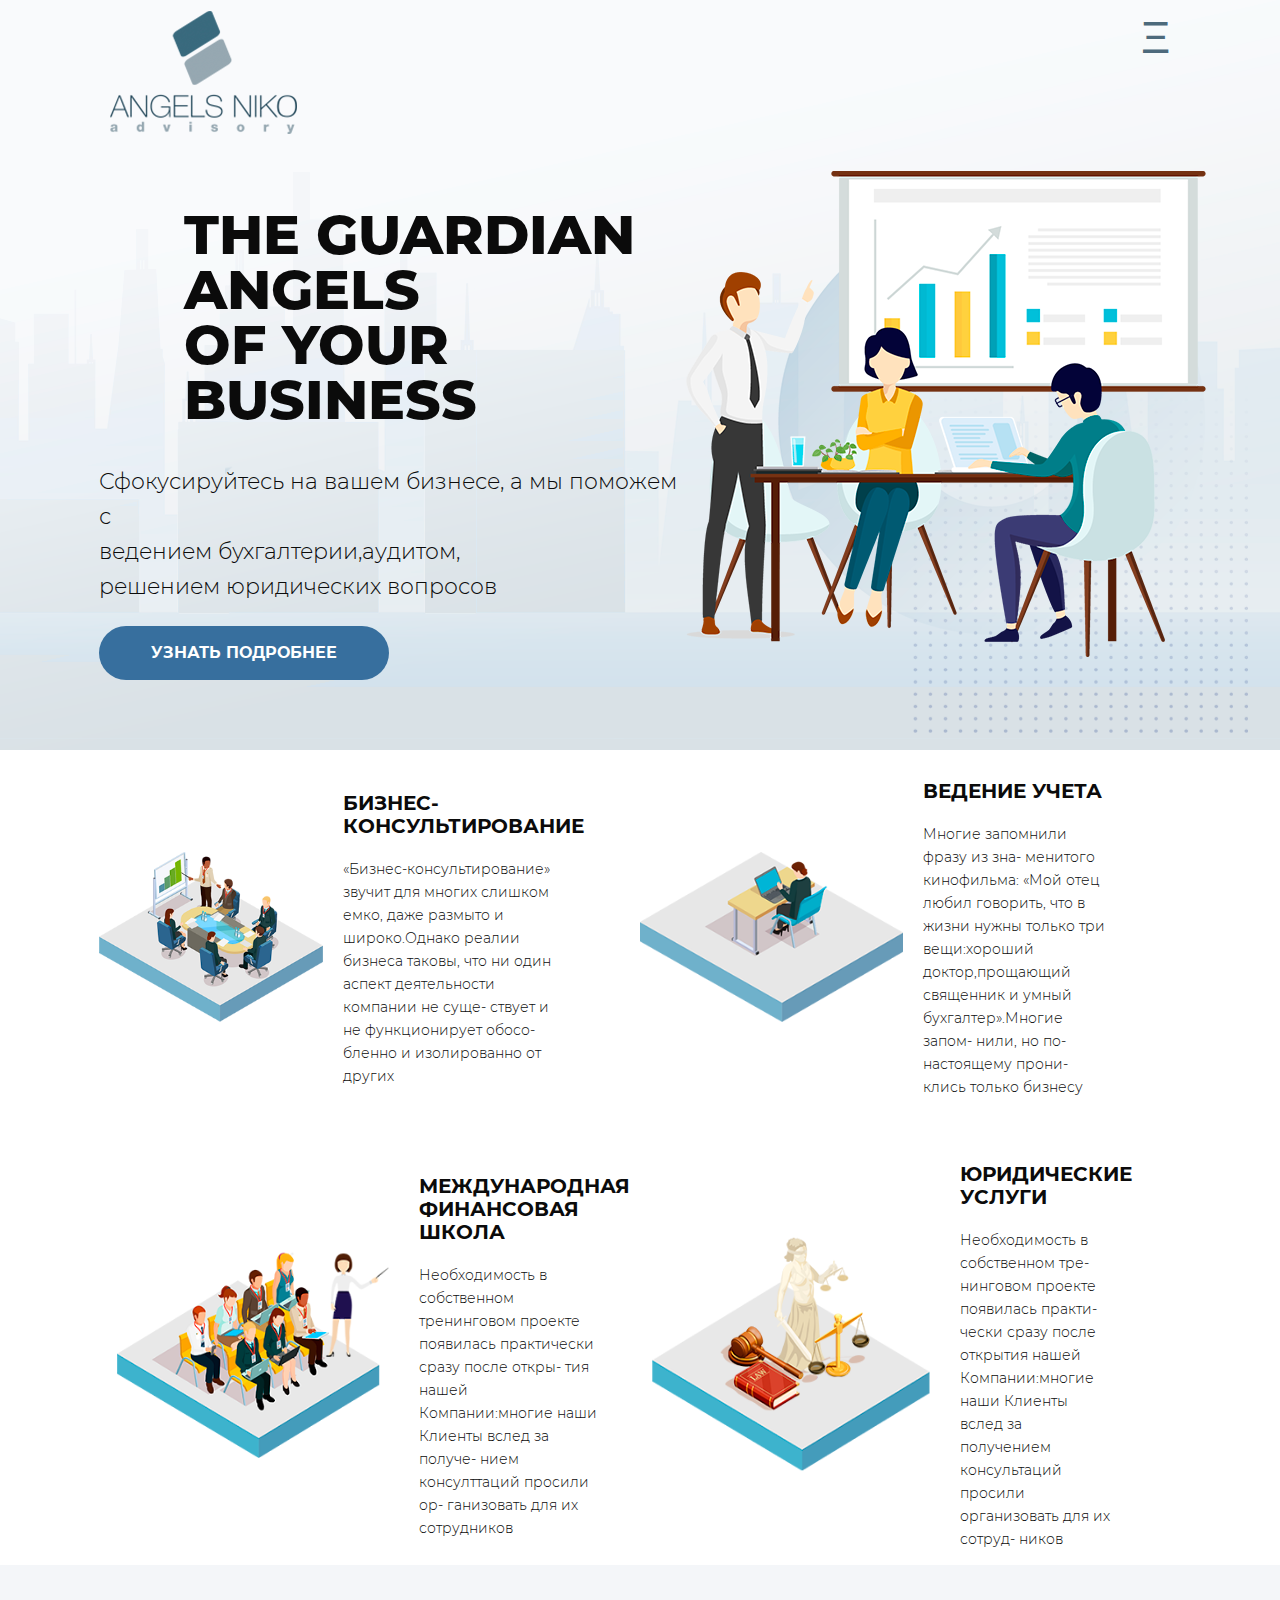
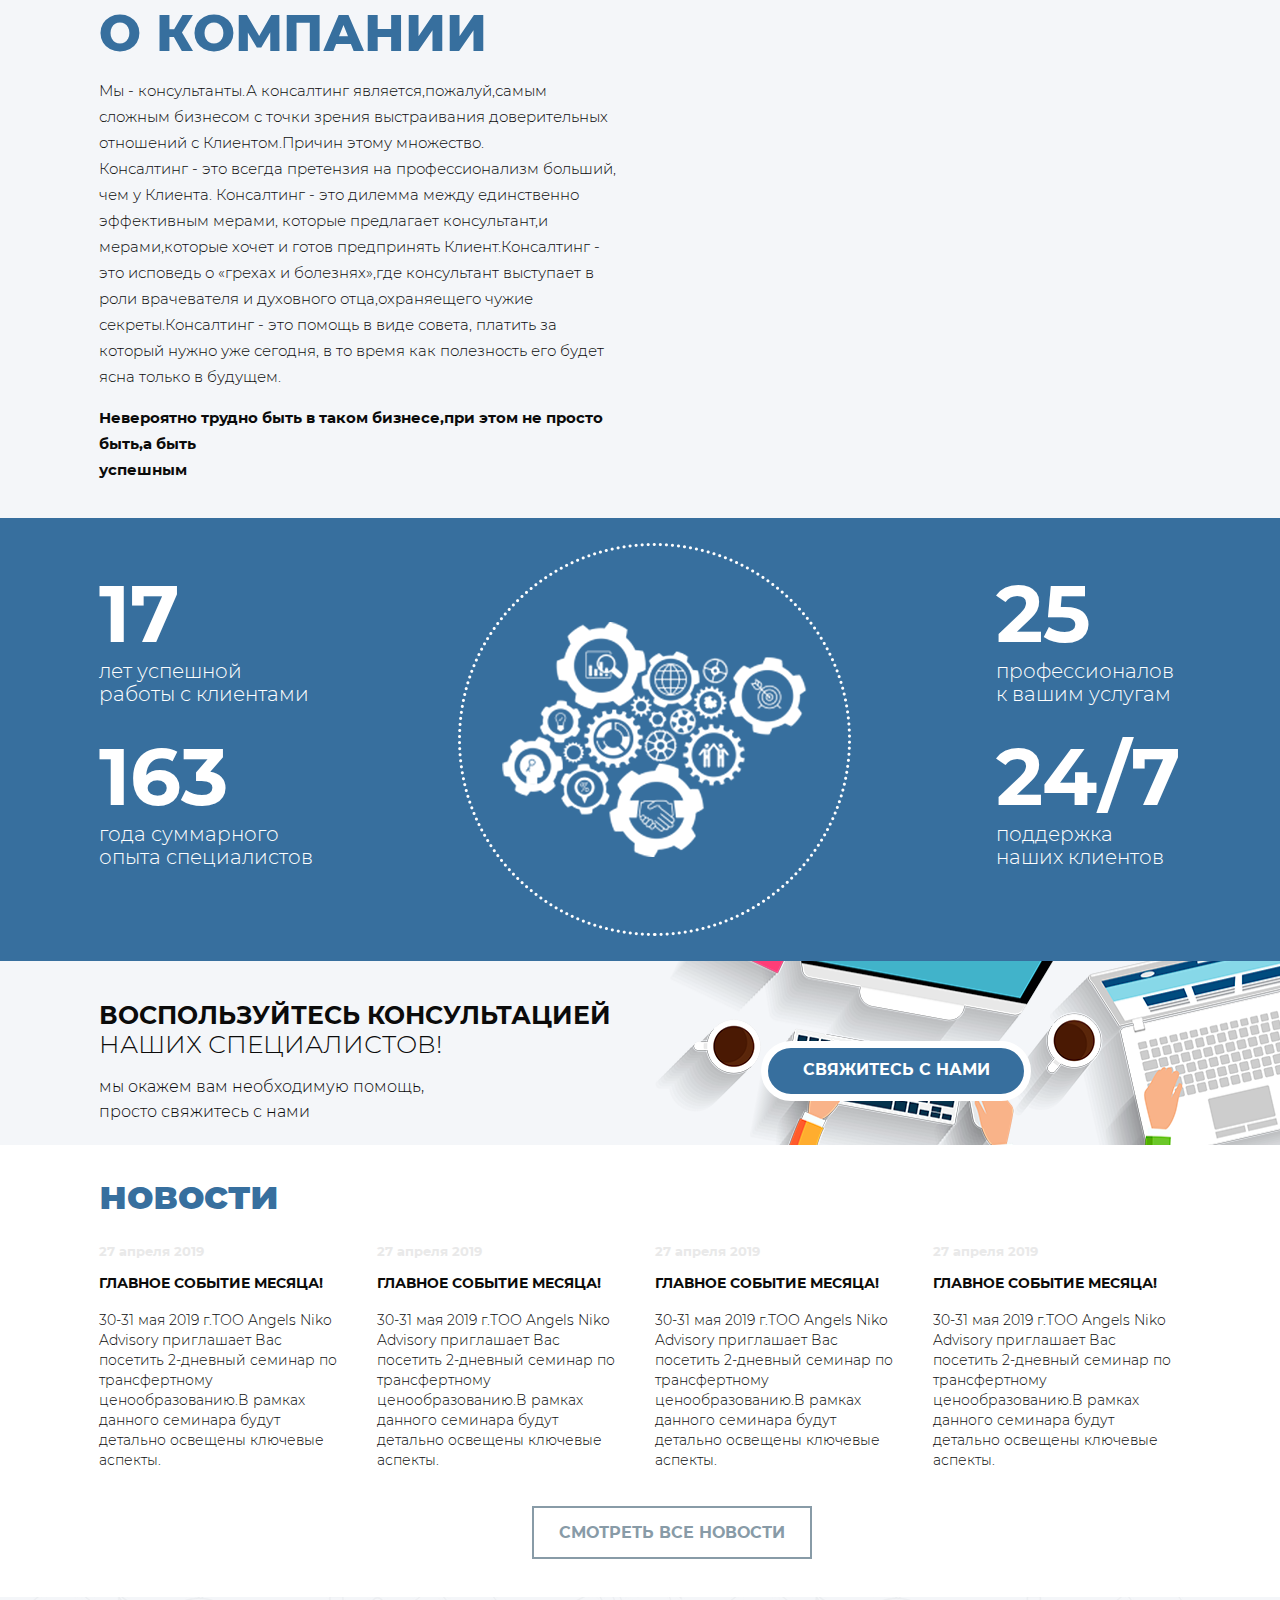
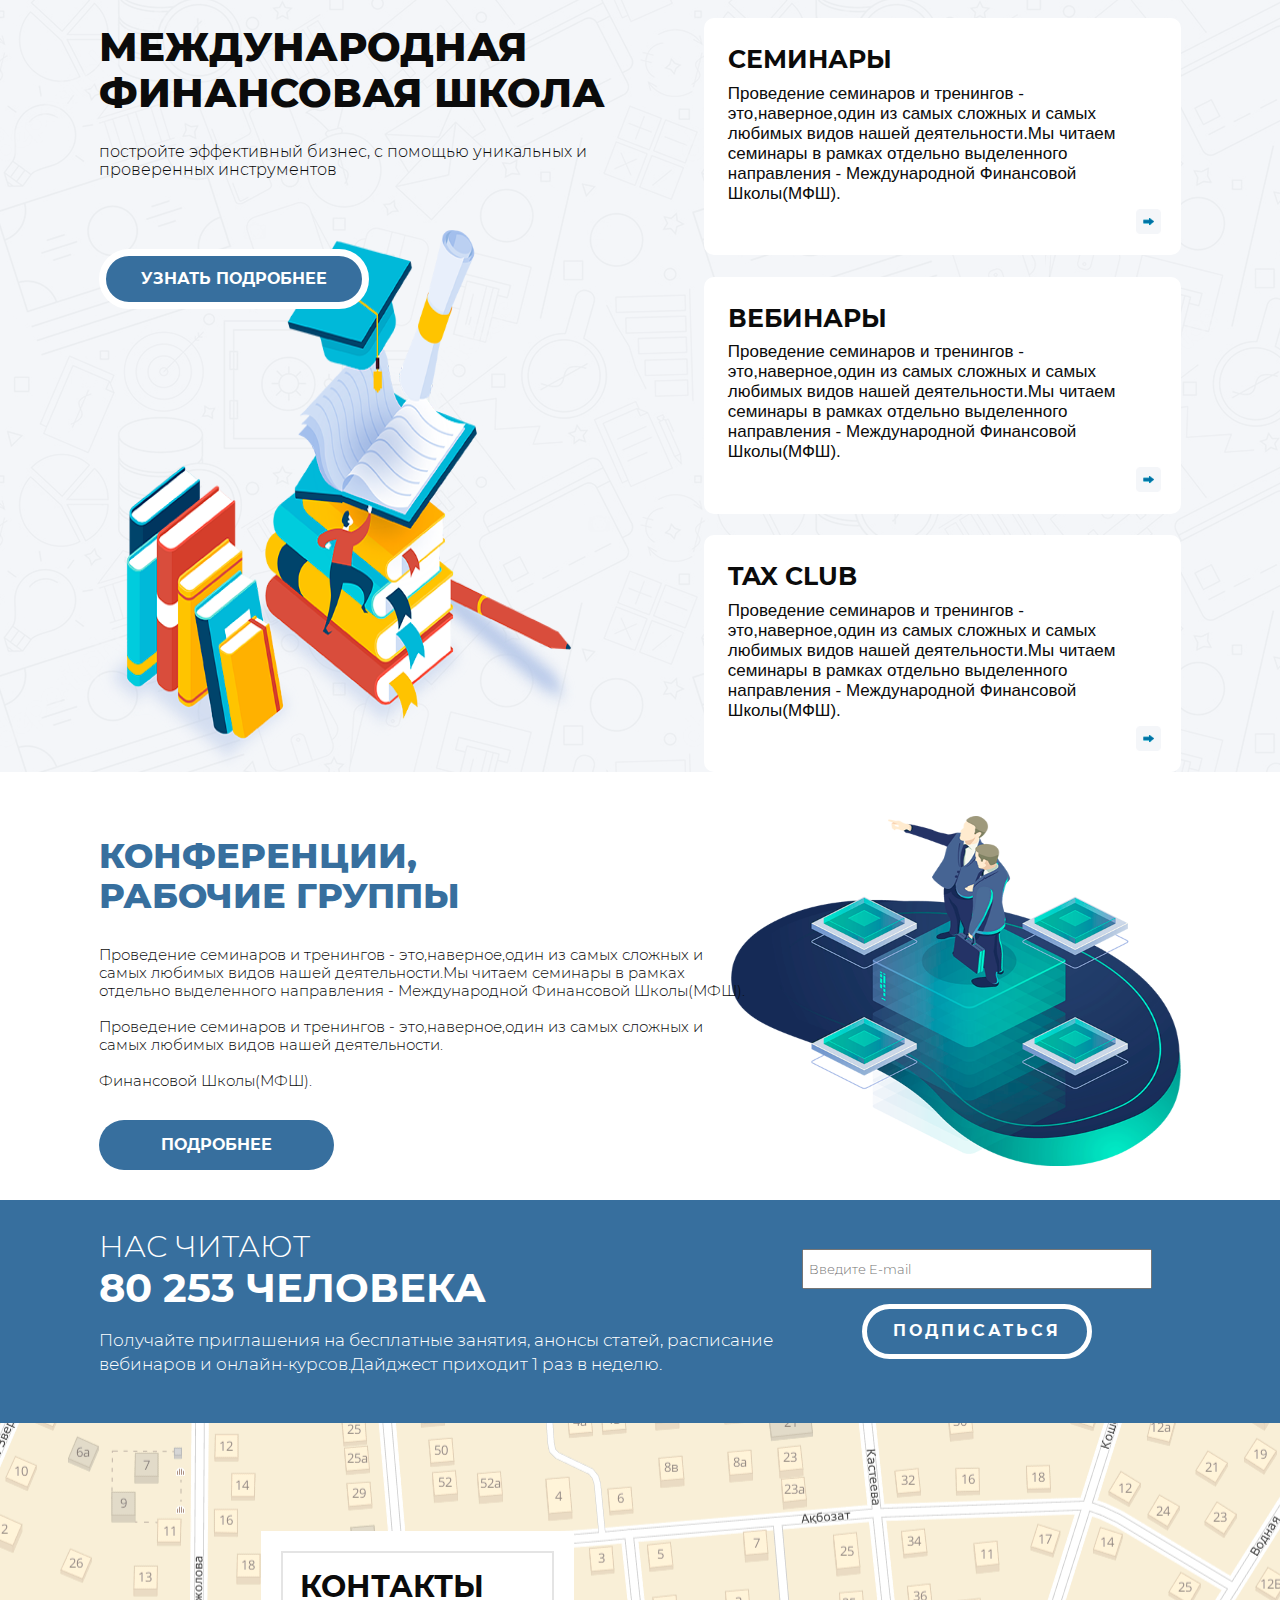
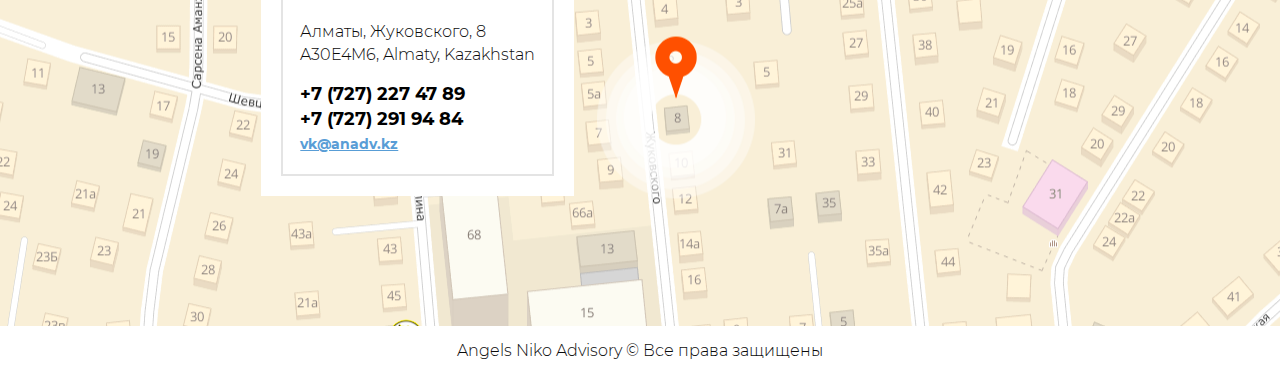
<file: angelsNiko/index.html>
<!DOCTYPE html>
<html lang="ru">
<head>
    <meta charset="UTF-8">
    <meta name="viewport" content="width=device-width, initial-scale=1.0">
    <title>Angels Niko</title>
    <link rel="stylesheet" href="css/normalize.css">
    <link rel="stylesheet" href="css/style.css">
</head>
<body>
    <div class="navbar-m-menu">
        <ul>
            <li><a href="#">Главная</a></li>
            <li><a href="#">Услуги</a></li>
            <li><a href="#">О компании</a></li>
            <li><a href="#">Семинары</a></li>
            <li><a href="#">Tax club</a></li>
            <li><a href="#">Контакты</a></li>
        </ul>
        <div class="close-menu">
            ×
        </div>
    </div>
        <header>
            <div class="container">
            <div class="navbar">
                <div class="navbar-logo"> 
                    <img src = "img/logo.png" alt="logo">
                </div>
                <div class="navbar-main">
                    <div class="navbar-header">
                        <input type = "search" placeholder="      Поиск по сайту">
                        <img src="img/MetroPhone.png" alt="metrophone">
                        <a href="tel:+7(727)227-47-89">+7(727)227-47-89,317-93-90</a>
                        <ul>
                            <li><a href="#" class="active">RU</a></li>
                            <li><a href="#">EN</a></li>
                            <li><a href="#">KZ</a></li>
                        </ul>
                    </div>
                    <div class="navbar-menu">
                        <ul>
                            <li><a href="#">Главная</a></li>
                            <li><a href="#">Услуги <span>&#129171;</span> </a></li>
                            <li><a href="#">О компании <span>&#129171;</span> </a></li>
                            <li><a href="#">Семинары<span>&#129171;</span> </a></li>
                            <li><a href="#">Tax club<span>&#129171;</span> </a></li>
                            <li><a href="#">Контакты</a></li>
                        </ul>
                    </div>
                    <div class="menu-button">Ξ</div>
                </div>  
            </div>
            <div class="header-content">
               <div class="header-main-content">
                     <h1>The Guardian Angels </br>  of your business</h1>
                     <p>Сфокусируйтесь на вашем бизнесе, а мы поможем с </br> 
                         ведением бухгалтерии,аудитом, </br> решением юридических вопросов</p>
                    <button>Узнать подробнее</button>
               </div>
               <div class="header-content-image">
                 <img src="img/header-content-image.png" alt="image">
               </div>
            </div>
         </div>
        </header>
        <main>
            <div class="container">
                <div class="services">
                    <div class="block">
                        <img src="img/businessCouncil.png" alt="service">
                        <div class="text">
                            <h3>Бизнес-консультирование</h3>
                            <p>«Бизнес-консультирование» звучит 
                                для многих слишком емко, даже 
                                размыто и широко.Однако реалии 
                                бизнеса таковы, что ни один аспект
                                деятельности компании не суще- 
                                ствует и не функционирует обосо-
                                бленно и изолированно от других</p>
                        </div>
                    </div>
                    <div class="block">
                        <img src="img/buhgaltery.png" alt="service">
                        <div class="text">
                            <h3>Ведение учета</h3>
                            <p>Многие запомнили фразу из зна-
                                менитого кинофильма: «Мой отец
                                любил говорить, что в жизни
                                нужны только три вещи:хороший
                                доктор,прощающий священник и
                                умный бухгалтер».Многие запом-
                                нили, но по-настоящему прони-
                                клись только бизнесу
                            </p>
                        </div>
                    </div>
                    <div class="block">
                        <img src="img/financeSchool.png" alt="service">
                        <div class="text">
                            <h3>Международная финансовая школа</h3>
                            <p>Необходимость в собственном 
                                тренинговом проекте появилась
                                практически сразу после откры-
                                тия нашей Компании:многие
                                наши Клиенты вслед за получе-
                                нием консулттаций просили ор-
                                ганизовать для их сотрудников
                            </p>
                        </div>
                    </div>
                    <div class="block">
                        <img src="img/legalService.png" alt="service">
                        <div class="text">
                            <h3>Юридические услуги</h3>
                            <p>
                                Необходимость в собственном тре-
                                нинговом проекте появилась практи-
                                чески сразу после открытия нашей 
                                Компании:многие наши Клиенты
                                вслед за получением консультаций
                                просили организовать для их сотруд-
                                ников
                            </p>
                        </div>
                    </div>
                    
                </div>
            </div>
            <div class="about">
                <div class="container">
                    <div class="text">  
                        <h1>О компании</h1>
                        <p>Мы - консультанты.А консалтинг является,пожалуй,самым сложным бизнесом с
                            точки зрения выстраивания доверительных отношений с Клиентом.Причин этому
                            множество. </br>
                            Консалтинг - это всегда претензия на профессионализм больший, чем у Клиента.
                            Консалтинг - это дилемма между единственно эффективным мерами, которые предлагает
                            консультант,и мерами,которые хочет и готов предпринять Клиент.Консалтинг -
                            это исповедь о «грехах и болезнях»,где консультант выступает в роли врачевателя и
                            духовного отца,охраняещего чужие секреты.Консалтинг - это помощь в виде совета,
                            платить за который нужно уже сегодня, в то время как полезность его будет ясна 
                            только в будущем.
                        </p>
                        <p>
                              <strong>Невероятно трудно быть в таком бизнесе,при этом не просто быть,а быть </br> успешным</strong> 
                        </p>
                    </div>
                    <div class="video">
                        <iframe width="560" height="315" src="https://www.youtube.com/embed/Qj06rNemNI8" frameborder="0" 
                        allow="accelerometer; autoplay; encrypted-media; gyroscope; picture-in-picture" allowfullscreen></iframe>
                    </div>
                </div>

            </div>
            <div class="statistics">
                <div class="container">
                    <div class="div">
                        <span class="big-text">17</span>
                        <p>лет успешной </br> работы с клиентами</p>
                        <span class="big-text">163</span>
                        <p>года суммарного </br> опыта специалистов</p>
                    </div>
                    <div class="div">
                     <img src="img/settingsImg.png" alt="settings" >
                    </div> 
                    <div class="div">
                        <span class="big-text">25</span>
                        <p>профессионалов </br> к вашим услугам</p>
                        <span class="big-text">24/7</span>
                        <p>поддержка </br> наших клиентов</p>
                    </div>
                </div>
            </div>
            <div class="feedback">
                <div class="container">
                    <div class="text">
                        <span>Воcпользуйтесь консультацией</span>
                        <span>Наших специалистов!</span>
                        <p>мы окажем вам необходимую помощь, </br>
                        просто свяжитесь с нами</p>
                    </div>
                    <button>Свяжитесь с нами</button>
                </div>
            </div>
            <div class="news">
                <div class="container">
                    <h1> <span сlass="underline">н</span>овости</h1>
                    <div class="news-content">
                        <div>
                            <small>27 апреля 2019</small>
                            <span>главное событие месяца!</span>
                            <p>30-31 мая 2019 г.ТОО Angels Niko Advisory приглашает Вас посетить
                                2-дневный семинар по трансфертному ценообразованию.В рамках данного
                                семинара будут детально освещены ключевые аспекты.
                            </p>
                        </div>
                        <div>
                            <small>27 апреля 2019</small>
                            <span>главное событие месяца!</span>
                            <p>30-31 мая 2019 г.ТОО Angels Niko Advisory приглашает Вас посетить
                                2-дневный семинар по трансфертному ценообразованию.В рамках данного
                                семинара будут детально освещены ключевые аспекты.
                            </p>
                        </div>
                        <div>
                            <small>27 апреля 2019</small>
                            <span>главное событие месяца!</span>
                            <p>30-31 мая 2019 г.ТОО Angels Niko Advisory приглашает Вас посетить
                                2-дневный семинар по трансфертному ценообразованию.В рамках данного
                                семинара будут детально освещены ключевые аспекты.
                            </p>
                        </div>
                        <div>
                            <small>27 апреля 2019</small>
                            <span>главное событие месяца!</span>
                            <p>30-31 мая 2019 г.ТОО Angels Niko Advisory приглашает Вас посетить
                                2-дневный семинар по трансфертному ценообразованию.В рамках данного
                                семинара будут детально освещены ключевые аспекты.
                            </p>
                        </div>
                    </div>
                    <a href="#">Смотреть все новости</a>
                </div>
            </div>
            <div class="instruments">
                <div class="container">
                    <div class="instruments-text">
                        <h1>Международная финансовая школа</h1>
                           <span>постройте эффективный бизнес, с помощью уникальных и проверенных инструментов</span>
                        <button>узнать подробнее</button>
                    </div>
                     <div class="instruments-block">
                        <div>
                            <h3>Семинары</h3>
                            <p>Проведение семинаров и тренингов - это,наверное,один из самых 
                                сложных и самых любимых видов нашей деятельности.Мы читаем 
                                семинары в рамках отдельно выделенного направления - 
                                Международной Финансовой Школы(МФШ).
                            </p>
                            <a href="#">
                                <img src="img/arrow.png" alt="link">
                            </a>
                        </div>
                        <div>
                            <h3>Вебинары</h3>
                            <p>Проведение семинаров и тренингов - это,наверное,один из самых 
                                сложных и самых любимых видов нашей деятельности.Мы читаем 
                                семинары в рамках отдельно выделенного направления - 
                                Международной Финансовой Школы(МФШ).</p>
                            <a href="#">
                                <img src="img/arrow.png" alt="link">
                            </a>
                        </div>
                        <div>
                            <h3>Tax Club</h3>
                            <p>Проведение семинаров и тренингов - это,наверное,один из самых 
                                сложных и самых любимых видов нашей деятельности.Мы читаем 
                                семинары в рамках отдельно выделенного направления - 
                                Международной Финансовой Школы(МФШ).</p>
                            <a href="#">
                                <img src="img/arrow.png" alt="link">
                            </a>
                        </div>
                    </div>
                </div>
            </div>
            <div class="conference">
                <div class="container">
                    <div>
                        <h1>Конференции, </br> рабочие группы</h1>
                        <p>Проведение семинаров и тренингов - это,наверное,один из самых 
                            сложных и самых любимых видов нашей деятельности.Мы читаем 
                            семинары в рамках отдельно выделенного направления - 
                            Международной Финансовой Школы(МФШ). </br> </br>  
                            Проведение семинаров и тренингов - это,наверное,один из самых 
                            сложных и самых любимых видов нашей деятельности. </br> </br>
                            Финансовой Школы(МФШ).
                        </p>
                        <button>Подробнее</button>
                    </div>
                </div>
            </div>
            <div class="subscribe">
                <div class="container">
                    <div>
                        <span>Нас читают</span>
                        <span>80 253 человека</span>
                        <p>Получайте приглашения на бесплатные занятия, анонсы статей, расписание </br>
                            вебинаров и онлайн-курсов.Дайджест приходит 1 раз в неделю.
                        </p>
                    </div>
                    <div>
                        <input type="email" placeholder = "Введите E-mail">
                        <button>подписаться</button>
                    </div>
                </div>
            </div>
        </main>
        <footer>
            <div class="map">
                <div class="container">
                    <div class="overlay">
                        <div>
                            <span>Контакты</span>
                            <p>Алматы, Жуковского, 8 </br> A30E4M6, Almaty, Kazakhstan </p>
                            <a href="tel:+77272274789" >+7 (727) 227 47 89</a> </br>
                            <a href="tel:77272919484">+7 (727) 291 94 84</a> </br>
                            <a href="e-mail:vk@anadv.kz">vk@anadv.kz</a>
                        </div>
                    </div>
                </div>
            </div>
            <div class="footer">
                <div class="container">
                    <p>Angels Niko Advisory © Все права защищены</p>
                </div>
            </div>
        </footer>
    <script src="js/script.js"></script>
</body>
</html>
</file>
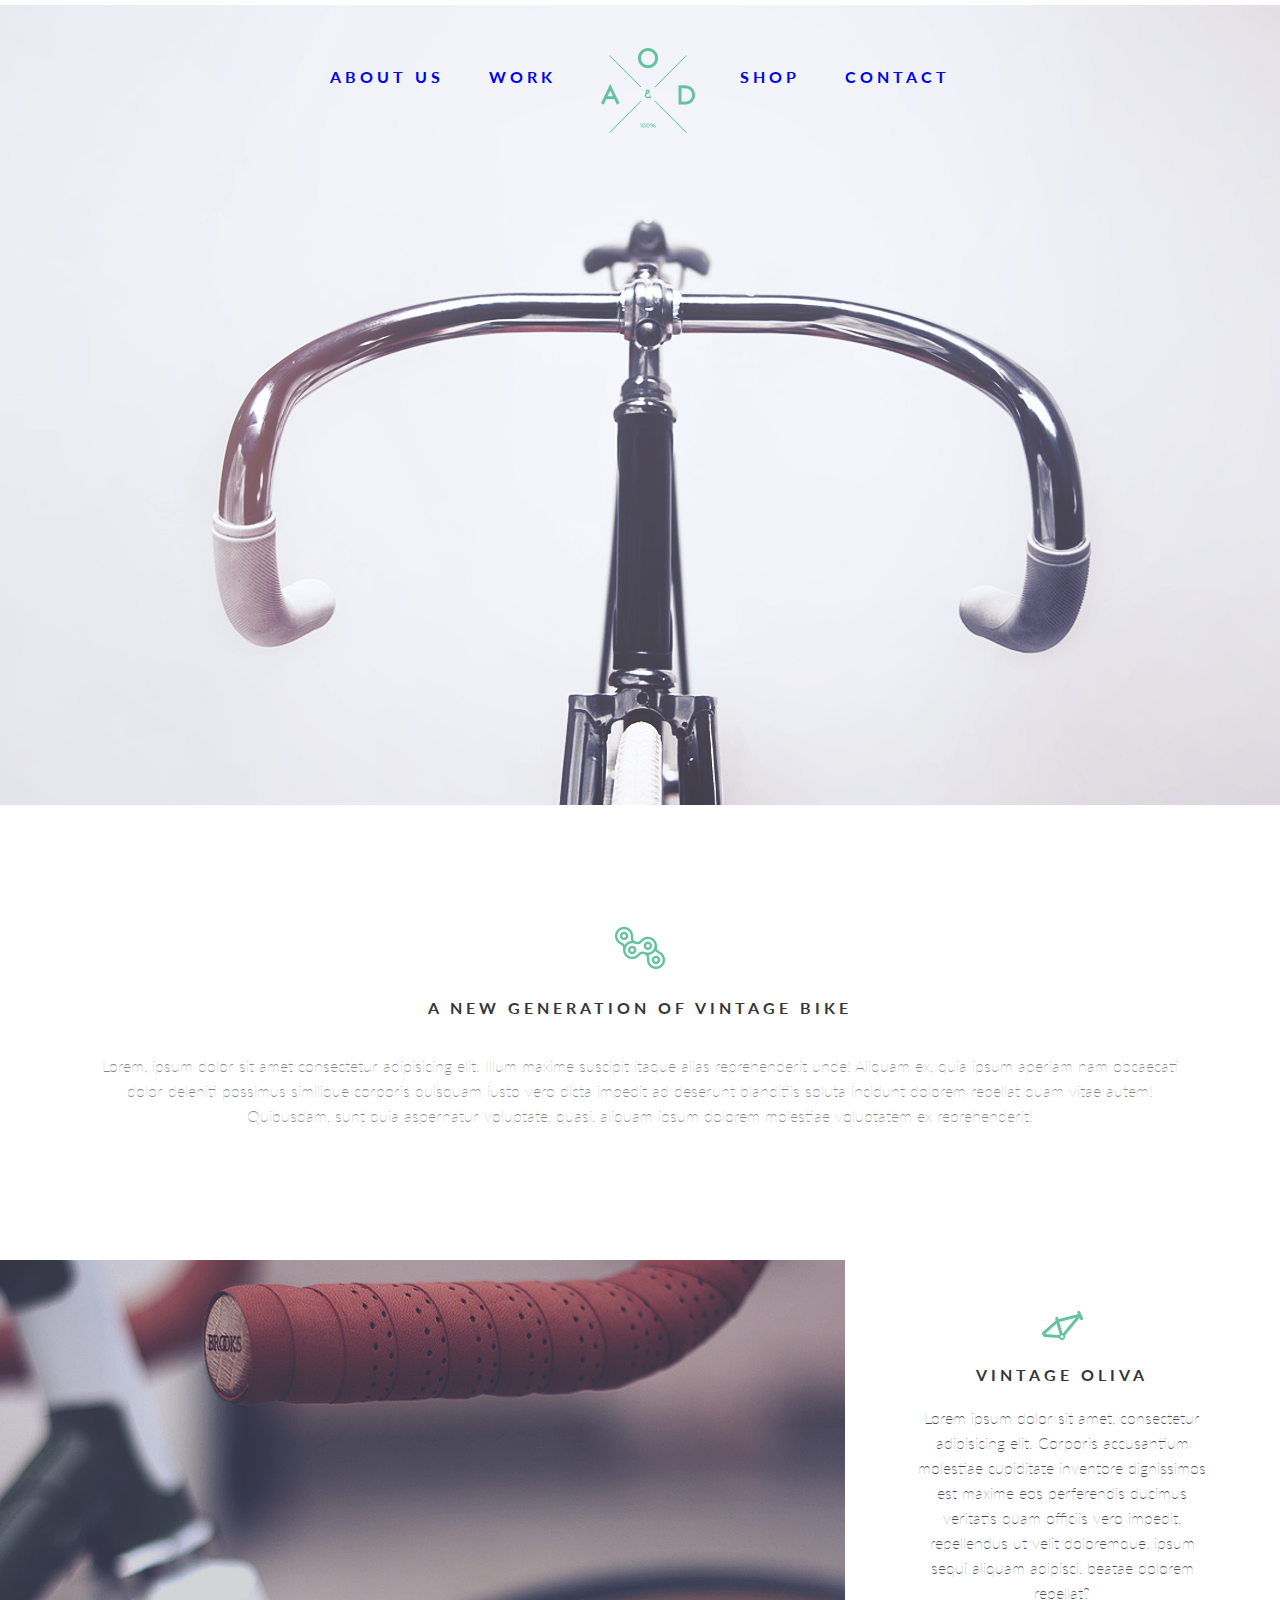
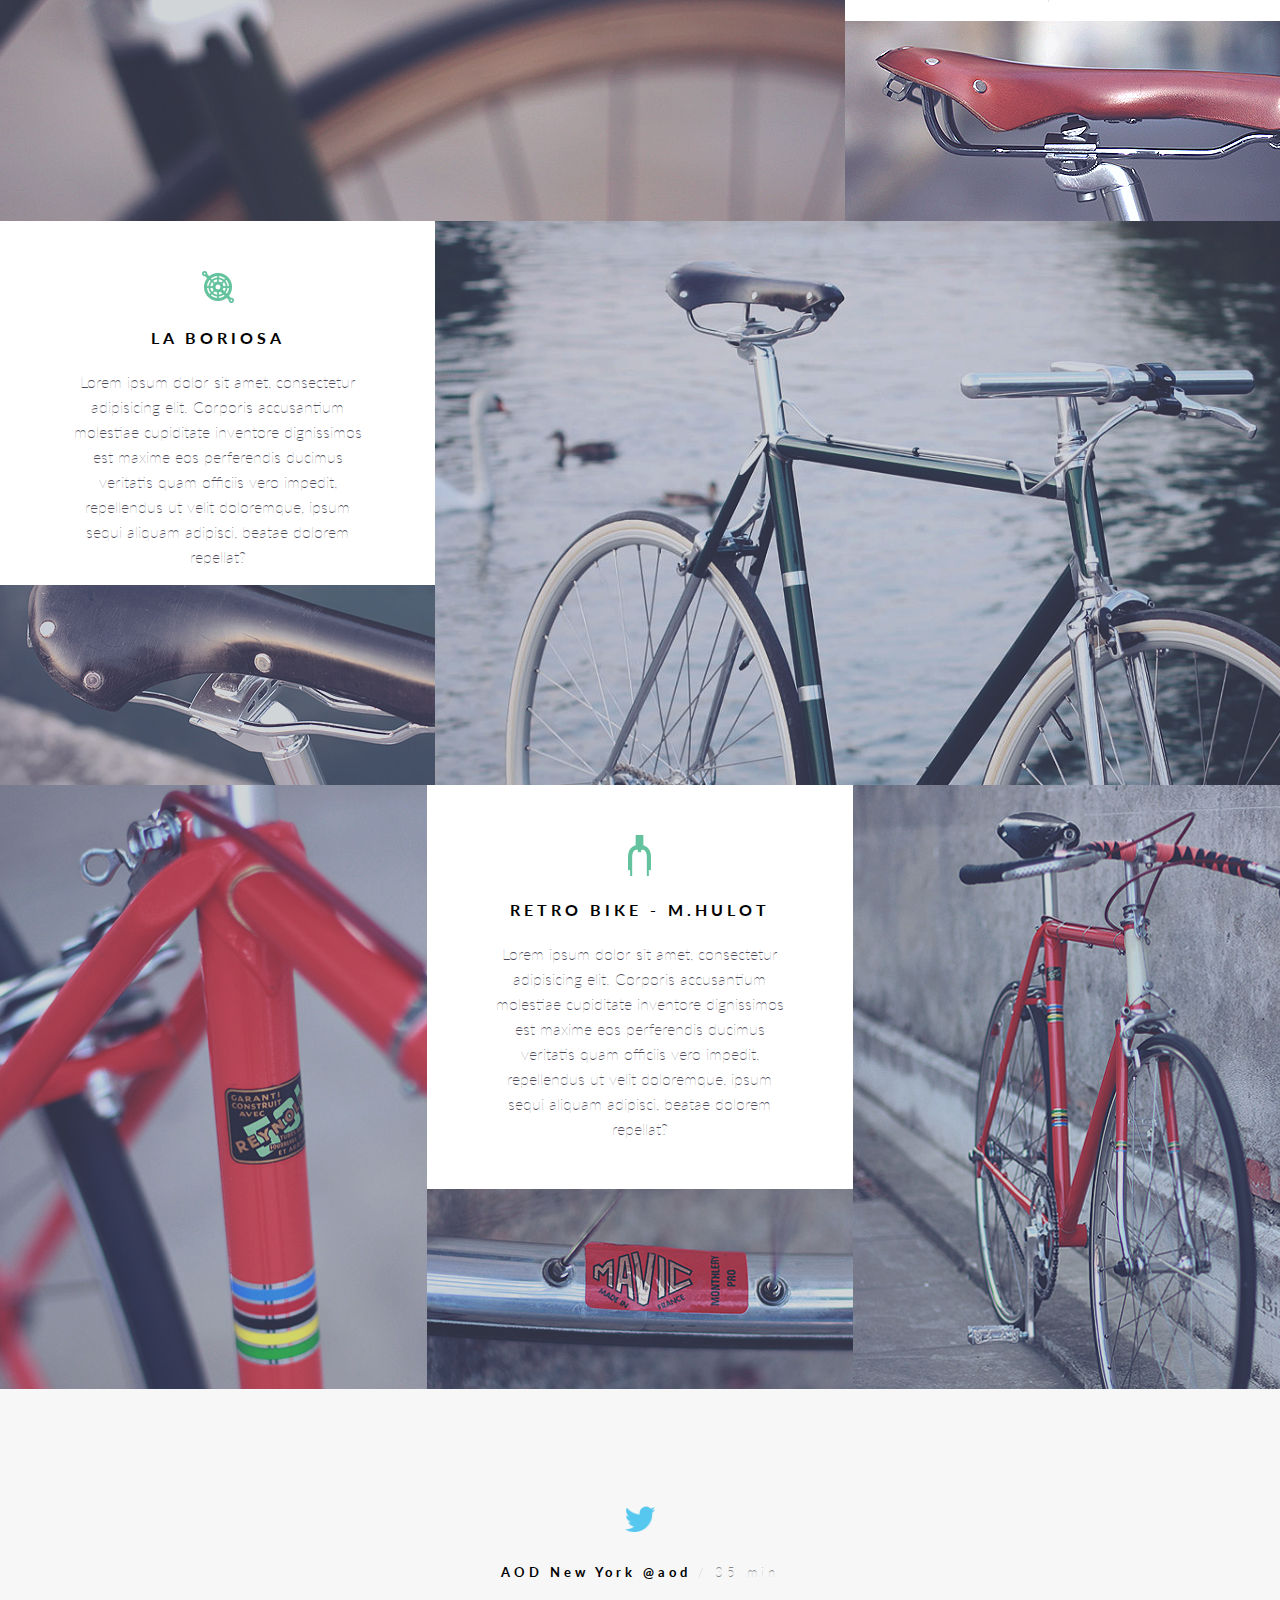
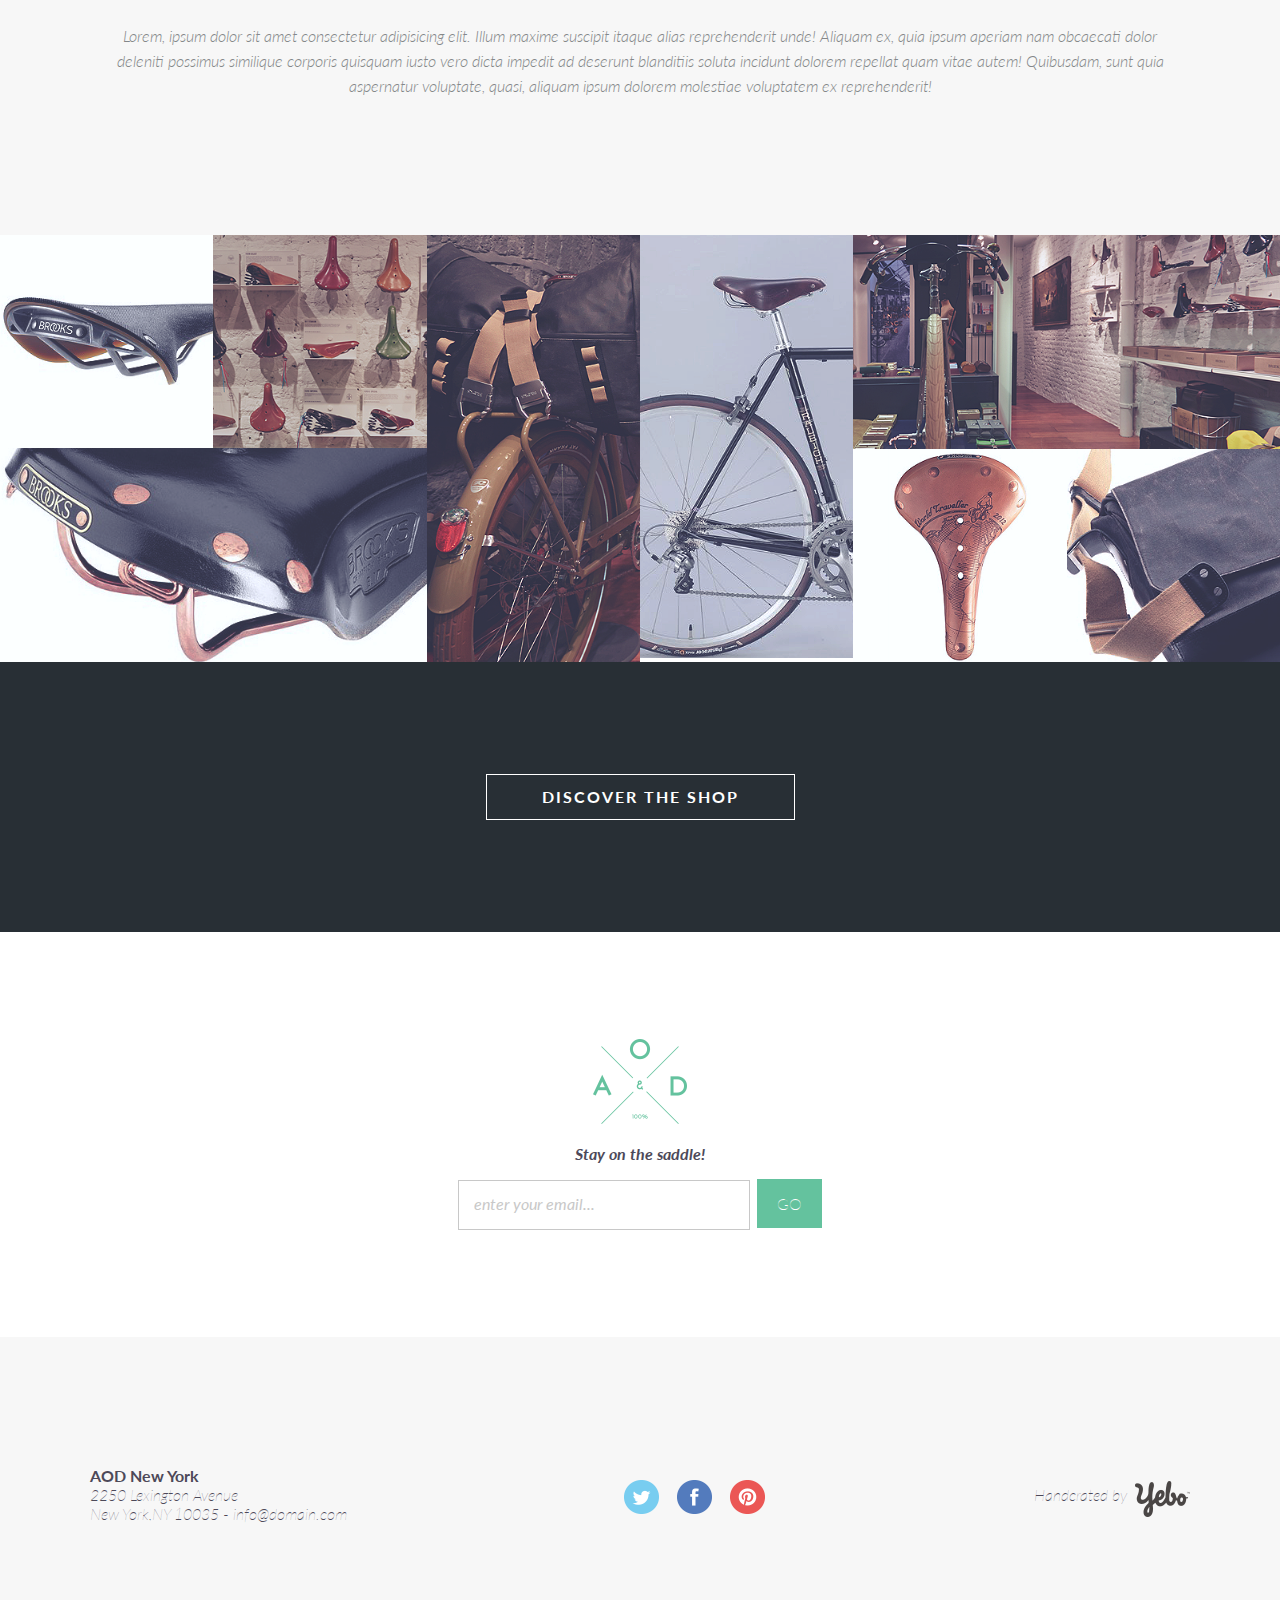
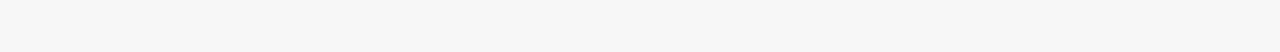
<file: bicycle/index.html>
<!DOCTYPE html>
<html lang="en">
<head>
    <meta charset="UTF-8">
    <meta name="viewport" content="width=device-width, initial-scale=1.0 maximum-scale=1.0 user-scalable=0">
    <link href="https://fonts.googleapis.com/css2?family=Lato:ital,wght@0,300;0,700;1,300&display=swap" rel="stylesheet">
    <link rel="stylesheet" href="style/normalize.css">
    <link rel="stylesheet" href="style/style.css">
    <title>Bicycle</title>
</head>
<body>
   <div class="wrapper">
       <header>
            <div class="container">
                <div class="menu">
                    <ul>
                        <li><a href="#">About Us</a></li>
                        <li><a href="#">Work</a> </li>
                        <li> <a href="#"><img src="images/logo.png" alt="logo"></a> </li>
                        <li><a href="#">Shop</a></li>
                        <li><a href="#">Contact</a></li>
                    </ul>
                </div>
                <a href="#" class="menu_btn"><img src="images/menu.png" alt="menu"></a>
                <div class="menu_overlay">
                    <div class="m_menu">
                        <img src="images/exit.png" alt="exit" class="exit">
                        <li><a href="#">About Us</a></li>
                        <li><a href="#">Work</a> </li>
                        <li><a href="#">Shop</a></li>
                        <li><a href="#">Contact</a></li>
                    </div>
                </div>
            </div>
       </header>
       <main>
        <div class="container">
            <div class="about_us">
                <span class="icon">
                    <img src="images/icon1.png" alt="icon">
                </span>
                <h4>
                    A new generation of vintage bike
                </h4>
                <p>
                    Lorem, ipsum dolor sit amet consectetur adipisicing elit. Illum maxime suscipit itaque alias reprehenderit unde! Aliquam ex, quia ipsum aperiam nam obcaecati dolor deleniti possimus similique corporis quisquam iusto vero dicta impedit ad deserunt blanditiis soluta incidunt dolorem repellat quam vitae autem! Quibusdam, sunt quia aspernatur voluptate, quasi, aliquam ipsum dolorem molestiae voluptatem ex reprehenderit!
                </p>  
            </div>
        </div>
        <div class="container">
            <div class="works">
                <div class="first_work">
                    <div class="image">
                        <img src="images/bike1.png" alt="#">
                    </div>
                    <div class="text">
                        <div class="main-text">
                            <span class="icon">
                                <img src="images/icon2.png" alt="icon">
                            </span>
                            <h4>
                                Vintage oliva
                            </h4>
                            <p>
                                Lorem ipsum dolor sit amet, consectetur adipisicing elit. Corporis accusantium molestiae cupiditate inventore dignissimos est maxime eos perferendis ducimus veritatis quam officiis vero impedit, repellendus ut velit doloremque, ipsum sequi aliquam adipisci, beatae dolorem repellat?
                            </p>
                        </div>
                        <span class="img">
                            <img src="images/seat1.png" alt="#">
                        </span>
                    </div>
                </div>
                <div class="second_work">
                    <div class="text">
                        <div class="main-text">
                            <span class="icon">
                                <img src="images/icon3.png" alt="icon">
                            </span>
                            <h4>
                                La boriosa
                            </h4>
                            <p>
                                Lorem ipsum dolor sit amet, consectetur adipisicing elit. Corporis accusantium molestiae cupiditate inventore dignissimos est maxime eos perferendis ducimus veritatis quam officiis vero impedit, repellendus ut velit doloremque, ipsum sequi aliquam adipisci, beatae dolorem repellat?
                            </p>
                        </div>
                        <span class="img">
                            <img src="images/seat2.png" alt="#">
                        </span>
                    </div>
                    <div class="image">
                        <img src="images/bike2.png" alt="#">
                    </div>
                </div>
                <div class="third_work">
                    <div class="image">
                        <img src="images/rama3.png" alt="#">
                    </div>
                    <div class="text">
                        <div class="main-text">
                            <span class="icon">
                                <img src="images/icon4.png" alt="icon">
                            </span>
                            <h4>
                                Retro bike - M.Hulot
                            </h4>
                            <p>
                                Lorem ipsum dolor sit amet, consectetur adipisicing elit. Corporis accusantium molestiae cupiditate inventore dignissimos est maxime eos perferendis ducimus veritatis quam officiis vero impedit, repellendus ut velit doloremque, ipsum sequi aliquam adipisci, beatae dolorem repellat?
                            </p>
                        </div>
                        <span class="img">
                            <img src="images/wheel3.png" alt="#">
                        </span>
                    </div>
                    <div class="image">
                        <img src="images/bike3.png" alt="#">
                    </div>
                </div>
            </div>
        </div>
        <div class="container">
            <div class="twitter">
                 <span class="icon">
                     <img src="images/twitter.png" alt="icon">
                 </span>
                 <h5>
                     AOD New York @aod <span>/ 35 min</span>
                 </h5>
                 <p>
                     Lorem, ipsum dolor sit amet consectetur adipisicing elit. Illum maxime suscipit itaque alias reprehenderit unde! Aliquam ex, quia ipsum aperiam nam obcaecati dolor deleniti possimus similique corporis quisquam iusto vero dicta impedit ad deserunt blanditiis soluta incidunt dolorem repellat quam vitae autem! Quibusdam, sunt quia aspernatur voluptate, quasi, aliquam ipsum dolorem molestiae voluptatem ex reprehenderit!
                 </p>  
            </div>
        </div>
        <div class="container">
            <div class="shop">
                <div class="block">
                    <span class="horizontal">
                        <span class="shop_img">
                            <img src="images/shop1.png" alt="#">
                            <span class="description">
                                <img src="images/description.png" alt="#">
                               <p>shop now</p>
                            </span>
                        </span>
                        <span class="shop_img">
                            <img src="images/shop2.png" alt="#">
                            <span class="description">
                                <img src="images/description.png" alt="#">
                                <p>shop now</p>
                            </span>
                        </span>
                    </span>
                    <div class="shop_img">
                        <img src="images/shop3.png" alt="#">
                        <span class="description">
                            <img src="images/description.png" alt="#">
                            <p>shop now</p>
                        </span>
                    </div>
                </div>
                <div class="center_block">
                    <span class="shop_img">
                        <img src="images/shop4.png" alt="#">
                        <span class="description">
                            <img src="images/description.png" alt="#">
                            <p>shop now</p>
                        </span>
                    </span>
                    <span class="shop_img">
                        <img src="images/shop5.png" alt="#">
                        <span class="description">
                            <img src="images/description.png" alt="#">
                            <p>shop now</p>
                        </span>
                    </span>
                </div>
                <div class="block">
                    <div class="shop_img">
                        <img src="images/shop6.png" alt="#">
                        <span class="description">
                            <img src="images/description.png" alt="#">
                            <p>shop now</p>
                        </span>
                    </div>
                    <span class="horizontal">
                        <span class="shop_img">
                            <img src="images/shop7.png" alt="#">
                            <span class="description">
                                <img src="images/description.png" alt="#">
                                <p>shop now</p>
                            </span>
                        </span>
                        <span class="shop_img">
                            <img src="images/shop8.png" alt="#">
                            <span class="description">
                                <img src="images/description.png" alt="#">
                                <p>shop now</p>
                            </span>
                        </span>
                    </span>
                </div>
            </div>
        </div>
        <div class="container">
            <div class="open_shop">
                <a href="#">Discover the shop</a>
            </div>
        </div>
       </main>
       <footer>
            <div class="container">
                <div class="feedback">
                    <div class="logo">
                        <img src="images/logo.png" alt="#">
                    </div>
                    <p>
                        Stay on the saddle!
                    </p>
                    <div class="email">
                        <input type="email" placeholder="enter your email..."required><button>GO</button>
                    </div>
                </div>
            </div>
            <div class="container">
                <div class="contacts">
                    <div class="block">
                        <p>
                            <b>AOD New York</b> </br>
                            2250 Lexington Avenue </br>
                            New York,NY 10035 - info@domain.com
                        </p>
                    </div>
                    <div class="block">
                        <a href="#"><img src="images/small_twitter.png" alt="twitter"></a>
                        <a href="#"><img src="images/facebook.png" alt="facebook"></a>
                        <a href="#"><img src="images/pinterest.png" alt="pinterest"></a>
                    </div>
                    <div class="block">
                        <p>Handcrated by </p><img src="images/yebo.png" alt="yebo">
                    </div>
                </div>
            </div>
       </footer>
   </div> 
   <script>
       let exit = document.querySelector('.exit');
       let menu = document.querySelector('.menu_overlay');
       let open = document.querySelector('.menu_btn');
       exit.addEventListener('click', ()=>{
        menu.style.display ="none";
        open.style.display = "block";
       });
       open.addEventListener('click',function(){
           menu.style.display = "flex";
           this.style.display = "none";
       })
   </script>
</body>
</html>
</file>
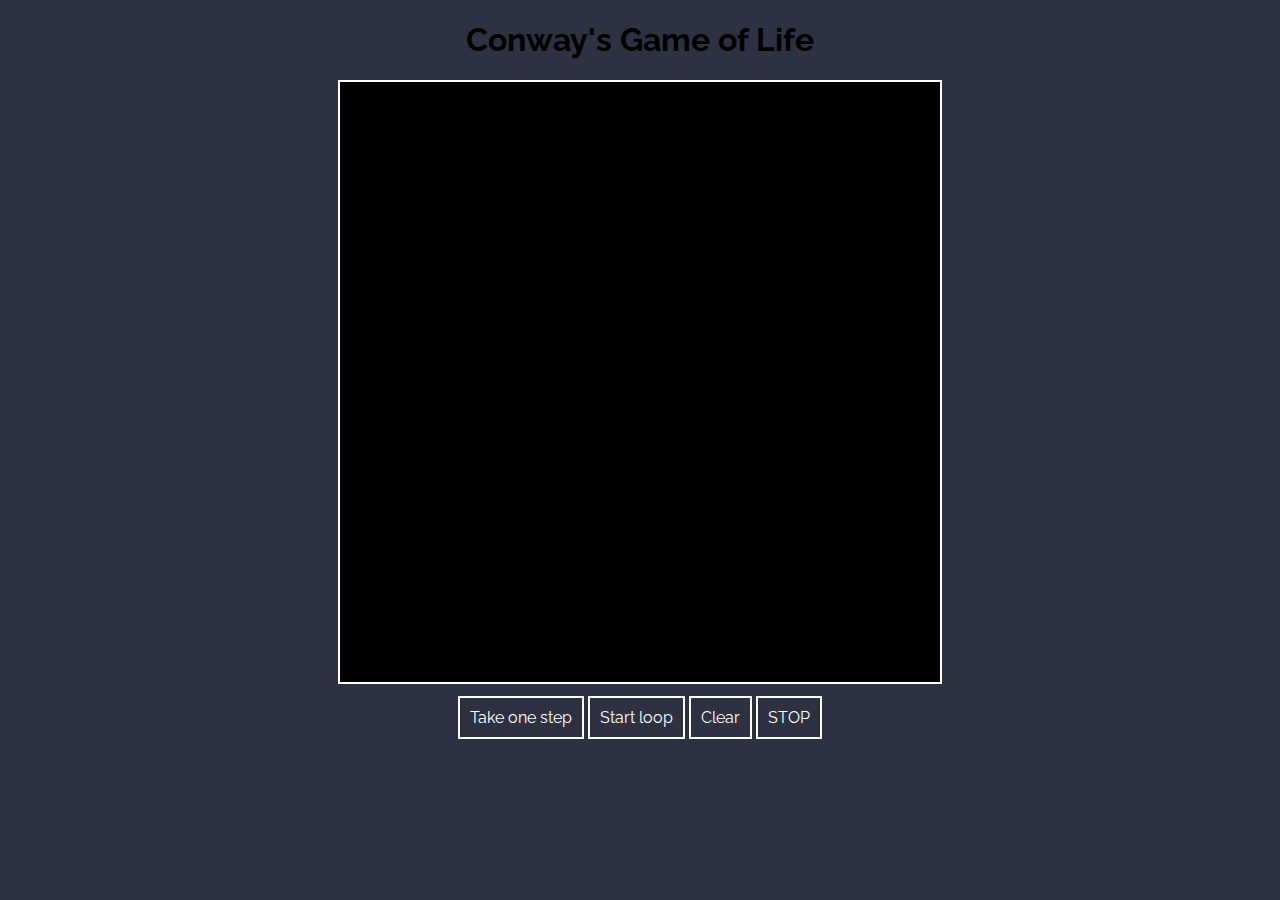
<file: gameOfLife/index.html>
<!DOCTYPE html>
<html lang="en">
<head>
    <meta charset="UTF-8">
    <meta name="viewport" content="width=device-width, initial-scale=1.0">
    <title>Document</title>
    <link rel="stylesheet" href="css/style.css">
</head>
<body>
    <div id="root">
        <h1>Conway's Game of Life</h1>
        <canvas id="canvas" width="600" height="600">ggg</canvas>
        <div>
            <a class="buttons">Take one step</a>
            <a class="buttons">Start loop</a>
            <a class="buttons">Clear</a>
            <a class="buttons">STOP</a>
        </div>
    </div>
    <script src="js/script.js" defer></script>
</body>
</html>
</file>
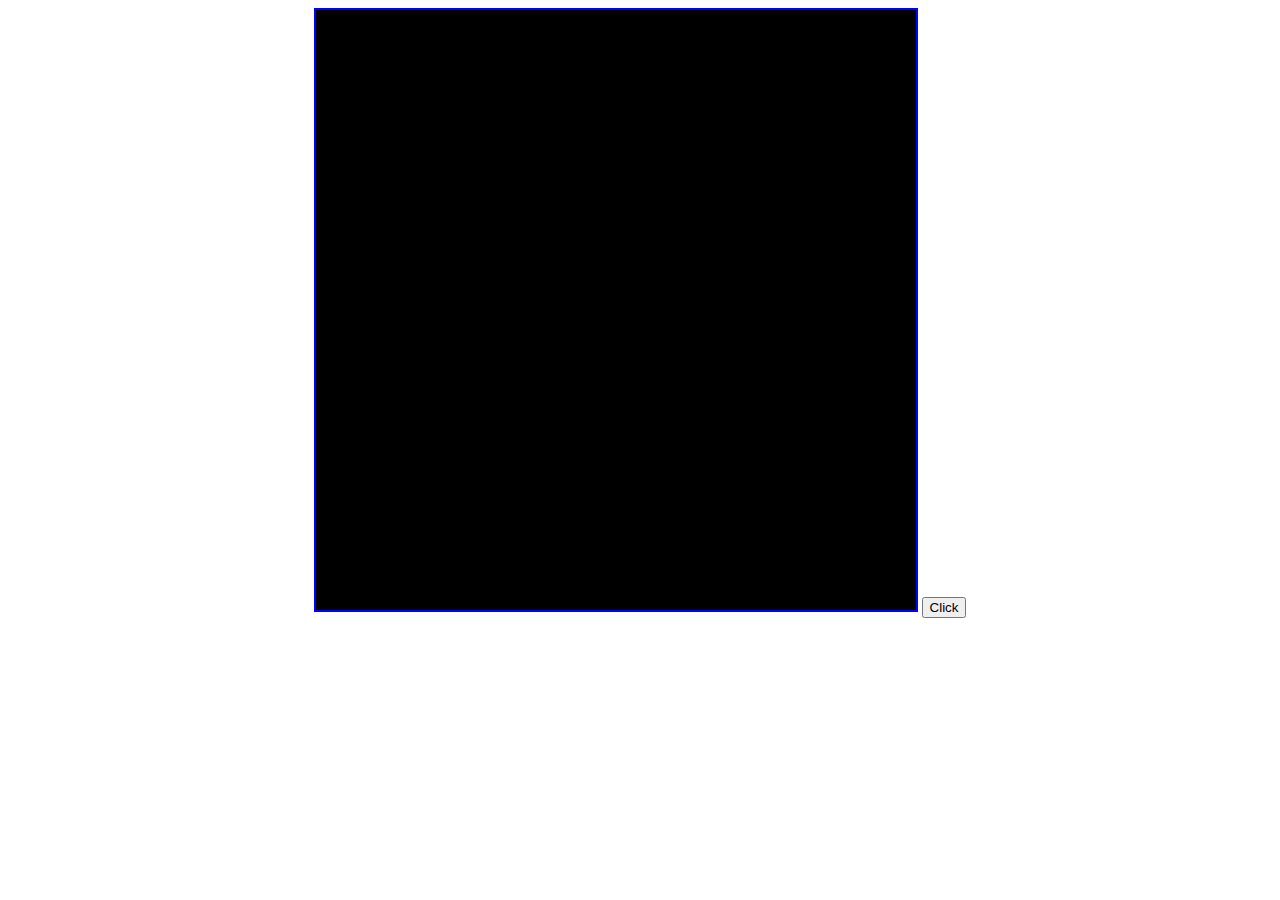
<file: lifeGame/index.html>
<!DOCTYPE html>
<html lang="en">
<head>
    <meta charset="UTF-8">
    <meta name="viewport" content="width=device-width, initial-scale=1.0">
    <title>Document</title>
    <link rel="stylesheet" href="style.css">
</head>
<body>
    <div id="root">
        <canvas id="canvas" width="600" height="600">ggg</canvas>
        <button>Click</button>
    </div>
    <script src="script.js" ></script>
</body>
</html>
</file>
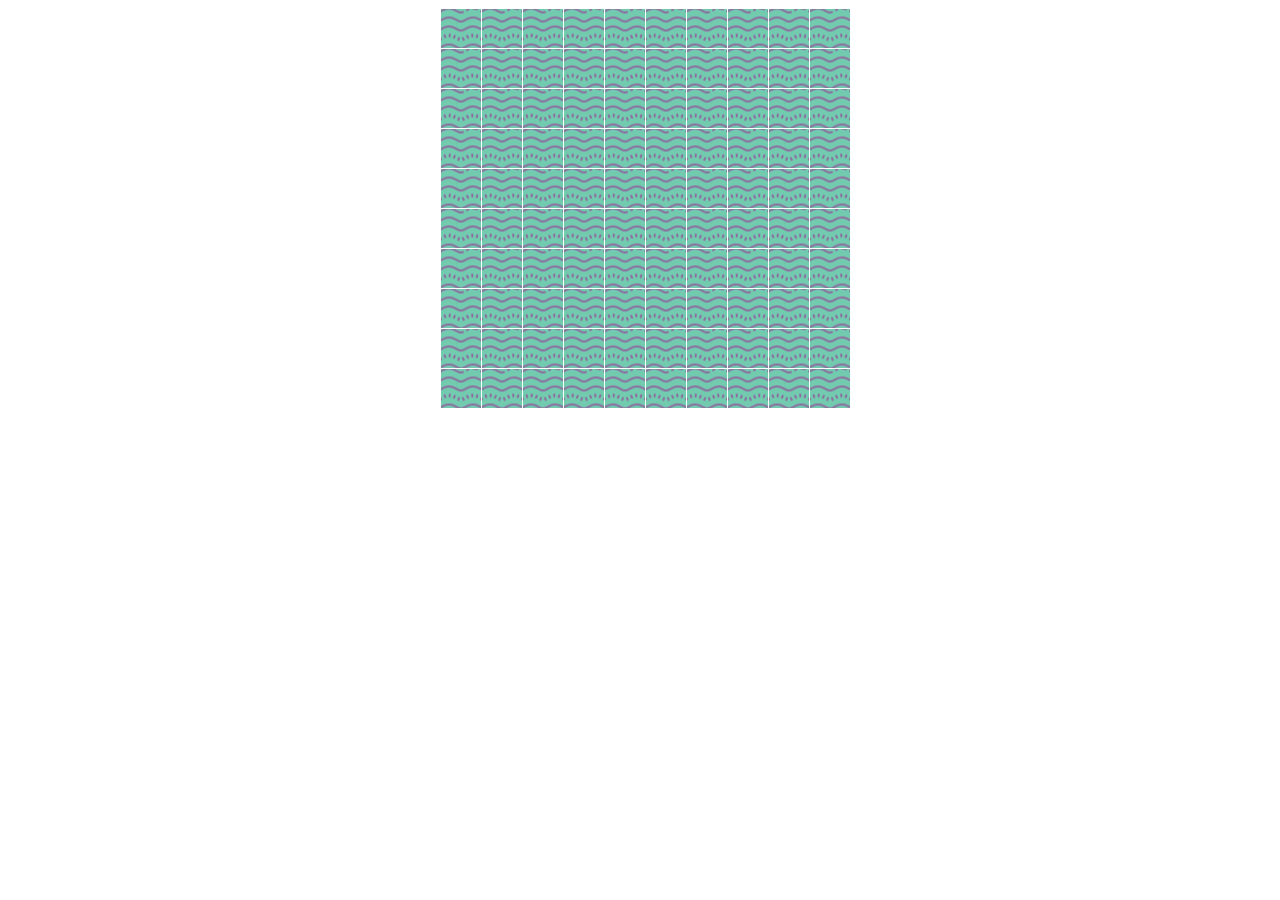
<file: morskoiBoi/index.html>
<!DOCTYPE html>
<html lang="en">
<head>
    <meta charset="UTF-8">
    <meta name="viewport" content="width=device-width, initial-scale=1.0">
    <link rel="stylesheet" href="css/style.css">
    <title>Document</title>
</head>
<body>
    <div id="gameZone"></div>
    <script src="js/main.js"></script>
</body>
</html>
</file>
<file: angelsNiko/css/style.css>
/* general style */

@font-face {
    font-family: 'Montserrat_medium';
    src: url('../fonts/Montserrat-Light.woff2') format('woff2'),
        url('../fonts/Montserrat-Light.woff') format('woff');
    font-weight: 500;
    font-style: normal;
    font-display: swap;
}

@font-face {
    font-family: 'Montserrat_bold';
    src: url('../fonts/Montserrat-Bold.woff2') format('woff2'),
        url('../fonts/Montserrat-Bold.woff') format('woff');
    font-weight: bold;
    font-style: normal;
    font-display: swap;
}
@font-face {
    font-family: 'Montserrat_extraBold';
    src: url('../fonts/Montserrat-ExtraBold.woff2') format('woff2'),
        url('../fonts/Montserrat-ExtraBold.woff') format('woff');
    font-weight: 800;
    font-style: normal;
    font-display: swap;
}
.extra-bold{
    font-family: 'Montserrat_extraBold',sans-serif;
}
.bold{
    font-family:'Montserrat_bold',sans-serif;
}
.light{
    font-family: 'Montserrat_medium';
}
*{
    box-sizing: border-box;
}
a{
    text-decoration: none;
    color:#000;
}
ul li{
    list-style-type: none;
}
body{
    font-family: 'Montserrat_bold',sans-serif;
    color:#0b0b0b;
}
.container{
    margin:0 99px 0px 99px;
    max-width:1599px;
}
button {
    text-transform: uppercase;
    color: #fff;
    border:none;
    border-radius: 36px;
    background-color:#376f9e;
}
button:hover{
    cursor: pointer;
    outline: none;
}
/* header style */
header{
    background: url(../img/header-background.png) center center no-repeat;
    padding:0 0 70px 0;
    height:100%;
}
/* navbar style */
.navbar-m-menu{
    display: none;
}
.navbar-m-menu{
    position: fixed;
    top:0;
    right:0;
    bottom:0;
    left:0;
    background:url(../img/header-background.png) center center no-repeat;
    background-size:cover;
    height:100vh;
}
.navbar-m-menu ul{
    padding: 0;
}
.close-menu{
    position: absolute;
    right:20px;
    top:20px;
    font-size: 50px;
    color:rgb(77, 106, 124);
}
.menu-button{
    margin:auto;
    display: none;
    font-size: 45px;
    color:rgb(77, 106, 124);
}
.menu-button:hover{
    cursor: pointer;
}
.navbar{
    display: flex;
    justify-content: space-between;
    padding-top: 30px;
}
.navbar-menu span{
    position: absolute;
    top:14px;
    font-size: 20px;
    line-height: 1px;
}
.navbar-menu li {
    position: relative;
}
.active{
    color:#fff;
    background-color:#4d6a7c;
    border-radius: 50%;
    padding:6px;
}
.navbar-header{
    display: flex;
    align-items: center;
    margin-bottom: 23px;
}
.navbar-header li{
    display: inline-block;
}
.navbar-header > img{
    margin:0 20px 0 54px;
}
.navbar-header input{
    width:460px;
    height: 38px;
    font-size:12px;
    color:rgb(77, 106, 124);
    border-radius: 20px;
    border-color: rgb(77, 106, 124);
    box-shadow: none;
    text-transform: uppercase;
    outline: none;
}
input[type="search"]::-webkit-input-placeholder {
    color: rgb(77, 106, 124);
   } 
input[type="search"]::-moz-placeholder {
    color: rgb(77, 106, 124);;
   }
.navbar-main{
    justify-content: flex-end;
}
.navbar-menu ul{
    margin:0;
    padding:25px 0 0 0;
    font-size: 14px;
    display: flex;
    border-top:1px solid rgb(220, 220, 220);
    justify-content: space-between;
    text-transform: uppercase;
}
.header-content{
    margin-top: 72px;
    display: flex;
}
.header-main-content h1{
    font-family: 'MOntserrat_extraBold',sans-serif;
    margin-left: 85px;
   text-transform: uppercase;
   font-size: 55px;
   line-height: 55px;
   font-weight: bold;
}
.header-main-content p{
    font-family: 'Montserrat_medium';
    font-size: 22px;
    line-height: 35px;
}
.header-main-content button{
    width:290px;
    height:54px;
}
.header-content-image img{
    margin-right:-25px;
}
/* main content style */
.services{
    display: flex;
    flex-wrap: wrap;
    margin-top:10px;
}
.block:first-child{
    margin-bottom:30px;
}
.block:nth-of-type(2){
    margin-bottom:30px;
}
.block{
    width:50%;
    display: flex;
    align-items: center;
    position: relative;
}
.block img{
    width:270px;
    height:170px;
}
.block:nth-of-type(4) img{
    width:300px;
    height: 240px;
}
.block .text {
    margin:0 40px 0 20px;
}
.block .text h3{
    font-size:20px;
    text-transform: uppercase;
}
.block .text p{
    font-family: 'Montserrat_medium';
    font-size: 14px;
    line-height: 23px;
    margin-right:30px;
}
.block:nth-of-type(3) img{
    width:300px;
    height:220px;
}
/* about content */
.about{
    background-color:#f4f6f9;
    padding:30px 0 20px 0;
}
.about .text h1{
    font-family: 'Montserrat_extraBold',sans-serif;
    color:#376f9e;
    font-size: 50px;
    text-transform: uppercase;
    margin:10px 0 10px 0;
}
.about .text p:nth-of-type(1){
    font-family: 'Montserrat_medium',sans-serif;
    font-size:15px;
    line-height: 26px;
}
.about .text p:nth-of-type(2){
    font-size:15px;
    line-height: 26px;
}
.about .container {
    display: flex;
}
.video{
    margin-top:70px;
}
.statistics{
    background-color:#376f9e;
    color:#fff;
}
.statistics .container {
    padding:25px 0 25px 0;
    display: flex;
    justify-content: space-between;
}
.div{
    display: flex;
    flex-direction: column;
}
.big-text{
    font-size:5em;
    margin-top:25px;
}
.div p{
    font-family: 'Montserrat_medium',sans-serif;
    font-size: 20px;
    margin:0;
}
.feedback{
    background:url(../img/feedback.png) center center no-repeat;
    padding:40px 0 5px 0;
}
.feedback .container{
    display: flex;
    align-items: center;
}
.feedback .text span:nth-of-type(1){
    font-size: 25px;
    text-transform: uppercase;
}
.feedback .text span:nth-of-type(2){
    font-family: 'Montserrat_medium',sans-serif;
    font-size:25px;
    text-transform: uppercase;
}
.feedback .text{
    display: flex;
    flex-direction: column;
}
.feedback p{
    font-family: 'Montserrat_medium',sans-serif;
    line-height: 25px;
}
.feedback button{
    width:270px;
    height:60px;
    border:7px solid #fff;
    margin:auto;
}
/* news-content style */
.news{
    padding-bottom: 45px;
}
.news-content{
    display: flex;
    justify-content: space-between;
    margin-bottom: 40px;
}
.news h1{
    font-family: 'Montserrat_extraBold',sans-serif;
    color:#376f9e;
    font-size: 40px;
}
.news-content > div{
    margin-right: 20px;
    padding-right: 10px;
    display: flex;
    flex-direction: column;
}
.news-content>div:last-child{
    margin:0;
    padding-right: 0;
}
.news-content small{
    color:#e9e9e9;
}
.news-content span{ 
    font-size:14px;
    text-transform: uppercase;
    margin:15px 0 5px 0;
}
.news-content p{
    font-family: 'Montserrat_medium',sans-serif;
    font-size: 14px;
    line-height: 20px;
}
.news a{
    margin-left:40%;
    color:#889ba7;
    padding:15px 25px;
    text-transform: uppercase;
    border:2px solid #889ba7;
}
/* instruments style */
.instruments {
    background:url(../img/instrumentsBackground.png) center center no-repeat;
    padding:10px 0;
}
.instruments .container{
    display: flex;
}
.instruments-text{
    display: flex;
    flex-direction: column;
    width: 50%;
    margin-right: 2%;
    position: relative;
    background:url(../img/instruments.png) bottom left no-repeat;
    background-size: 90% 70%;

}
.instruments-text button{
    margin-top:70px;
    width:270px;
    height:60px;
    border:7px solid #fff;
}
.instruments-block{
    width:50%;
}
.instruments-text h1{
    font-family: 'Montserrat_extraBold',sans-serif;
    font-size:40px;
    text-transform: uppercase;
}
.instruments-block>div{
    margin:4% 0 0 10%;
    padding:17px 24px;
    background-color:#fff;
    border-radius: 10px;
}
.instruments-text span{
    font-family: 'Montserrat_medium',sans-serif;
}
.instruments-block h3{
    margin:10px 0;
    font-size: 25px;
    text-transform: uppercase;
}
.instruments-block p {
    margin:5px 0;
    font-family: 'Monsterrat_medium',sans-serif;
    font-size: 17px;
    line-height: 20px;
}
.instruments-block a{
    margin-left: 95%;
    align-self: right;
}
.instruments-block img{
    width:25px;
    height: 25px;
}
/* conference style */
.conference .container{
    padding: 30px 0;
    background:url(../img/conference.png) right center no-repeat;
    background-size:450px 350px;
}
.conference h1{
    color:#376f9e;
    font-size: 35px;
    font-family: 'Montserrat_extraBold',sans-serif;
    text-transform: uppercase;
}
.conference p{
    font-family: 'Montserrat_medium',sans-serif;
    font-size: 15px;
    line-height: 18px;
    width:60%;
    margin:30px 0;
}
.conference button{
    width:235px;
    height: 50px;
}
/* subscribe style */
.subscribe{
    background-color:#376f9e;
    color:#fff;
}
.subscribe .container {
    display: flex;
    padding:30px 0;
} 
.subscribe  .container div{
    display: flex;
    flex-direction: column;
}
.subscribe span:nth-of-type(1){
    font-family: 'Montserrat_medium',sans-serif;
    font-size: 30px;
    text-transform:uppercase;
}
.subscribe span:nth-of-type(2){
    font-family: 'Montserrat_bold',sans-serif;
    font-size: 40px;
    text-transform:uppercase;
}
.subscribe p{
    font-family: 'Montserrat_medium',sans-serif;
    font-size: 17px;
    line-height: 24px;
}
.subscribe .container div:nth-of-type(2){
    justify-content: center;
    align-items: center;
    margin: auto;
}
.subscribe input {
    width:350px;
    height: 40px;
    padding:10px 5px;
    font-family: 'Montserrat_medium',sans-serif;
    font-size: 13px;
    color:#c3c3c3;
}
.subscribe button{
    width:230px;
    height: 55px;
    margin:15px 0;
    border:5px solid #fff;
    letter-spacing: 3px;
}
/* footer style */
/* map style */
.map {
    background:url(../img/map.png) center center no-repeat;
    width: 100%;
    height: 100%;
}
.overlay{
    background-color:#fff;
    display: inline-block;
    padding:20px 20px;
    margin:10% 0 12% 15%;
}
.map .overlay div{
    border:2px solid #e4e4e4;
    padding:17px 17px;
}
.map span{
    font-size: 30px;
    text-transform:uppercase;
}
.map p{
    font-family: 'Montserrat_medium',sans-serif;
    line-height: 23px;
}
.map a{
    font-size: 18px;
    line-height: 25px;
}
.map a:nth-of-type(3){
    font-size: 14px;
    margin: 40px 0;
    color:#589dd6;
    text-decoration: underline;
}
.footer{
    text-align: center;
    font-family: 'Montserrat_medium',sans-serif;
}
/* media queries */
@media only screen and (max-width : 1280px) {
    .navbar-menu,.navbar-header{
        display: none;
    }
    .menu-button{
        display: inline-block;
    }
    .navbar{
        padding:1%;
    }
    .header-content{
        margin-top:2%;
    }
    /* .navbar-m-menu{
        display: flex;
        flex-direction: column;
        justify-content: center;
        align-items: center;
        text-align: center;
        overflow: hidden;
        z-index: 1;
        font-size: 35px;
        line-height: 45px;
    } */
}
@media only screen and (max-width : 1160px) {
    .services{
        flex-direction: column;
        justify-content: center;
        align-items: center;
    }
    .about .container{
        display: flex;
        flex-direction: column;
        justify-content: center;
        align-items:center;
    }
}
@media only screen and (max-width : 1024px) {
    .div:nth-of-type(2){
        display: none;
    }
    .header-content-image{
        display: none;
    }
    .instruments .container {
        justify-content: center;
        flex-direction: column;
    }
    .instruments-text{
        margin:auto;
        background:none;
    }
    .instruments-block {
        display: flex;
        flex-direction: row;
    }
}
@media only screen and (max-width : 800px) {
    .header-main-content {
    display: flex;
    flex-direction: column;
    justify-content: center;
    }
    .header-main-content button{
        margin:auto;
    }
     .news-content {
         flex-direction: column;
         justify-content: center;
         align-items: center;
     }
     .conference .container{
         display: flex;
         justify-content: center;
         background:none;
     }
     .conference .container p{
         margin: 0;
     }
     .instruments .container {
         display: flex;
         justify-content: center;
         flex-direction: row;
     }
     .instruments-block {
         display: none;
     }
     .instruments-text{
         margin:0;
         text-align: center;
     }
     .container {
         margin:0 45px;
     }
     .conference .container div{
         display: flex;
         flex-direction: column;
         align-items:center;
     }
     .services .block{
         width:auto;
     }
     .news .container{
         display: flex;
         flex-direction: column;
         justify-content: center;
     }
     .news .container>a{
        margin:auto;
     } 
     .instruments-text h1{
         font-size: 25px;
     }
  
}
@media only screen and (max-width : 768px){
    html{
        font-size: 13px;
    }
    .subscribe .container{
        display: flex;
        flex-direction: column;
    }
}
@media only screen and (max-width : 600px){
    .video{
        display: none;
    }
    .services .block{
        display: flex;
        flex-direction: column;
    }
    .feedback {
        padding: 0;
    }
    .feedback .container{
        display: flex;
        flex-direction: column;
    }
    .feedback .container .text{
        text-align: center;
        display: flex;
        flex-direction: column;
        justify-content: center;
    }
}
@media only screen and (max-width : 480px){
   .header-main-content h1{
       margin:0;
       text-align: center;
       font-size: 37px;
   }
}
@media only screen and (max-width : 400px){
    .statistics {
        font-size: 8px;
    }
    .instruments-text h1{
        font-size: 20px;
    }
}
</file>
<file: bicycle/style/style.css>
* {
    box-sizing: border-box;
}
ul {
    list-style: none;   
    margin:0;
    padding:0;
}
a{
    text-decoration: none;
}
/* group styles */
.about_us p,.main-text p,.twitter p,.twitter span,.feedback p,.feedback button,.contacts,.m-menu{
    font-family: 'Lato',sans-serif;
    font-weight: 100;
    color:#4d4959;
    line-height:25px;
}
.menu a,main .about_us h4, .main-text h4,.twitter h5,.shop_img,.open_shop{
    font-family:'Lato',sans-serif;
    font-weight:700;
    text-transform: uppercase;
    letter-spacing: 4px;
}
.twitter h5{
    text-transform: none;
}
.about_us h4,.first_work .main-text h4{
    color:#353738;
}
/* header */
header{
    background:url('../images/bg.png') no-repeat center center;
    height:90vh;
}
header .container {
    width:620px;
    margin:0 auto;
}
.menu {
    padding-top: 68px;
    display: flex;
    justify-content: center;
    width:100%;
}
.menu ul{
    width:100%;
    display: flex;
    flex-direction: row;
    justify-content: space-between;
}
.menu li:nth-of-type(3){
    margin-top: -20px;
}
.menu_overlay{
    position: fixed;
    display: none;
    justify-content: center;
    width:100%;
    height:100%;
    background-color:rgb(234, 234, 239,0.8);
    list-style: none;
    z-index:9999;
}
.m_menu{
    margin:auto;
    text-align: center;
}
.m_menu img{
    width:8%;
    position: absolute;
    top:20px;
    right:20px;
}
.menu_btn{
    display: none;
    position: absolute;
    top:20px;
    right: 20px;
}
/* about us */
.about_us,.twitter{
    display: flex;
    flex-direction: column;
    justify-content: center;
    align-items: center;
    max-width:1080px;
    text-align: center;
    min-height:50vh;
    margin:auto;
}
.about_us p,.twitter p,.twitter span{
    color:#848789;
}
.about_us h4{
    margin:25px 0 20px 0;
}
/* work */
.works img{
    object-fit: cover;
}
.works .image img{
    height: 100%;
}
.first_work .image,.second_work .image{
    width:66.66666666%;
}
.first_work .text.second_work .text{
    width:33.33333333%
}
.third_work .image{
    width:33.3333333%;
}
.third_work .text{
    width:33.3333333%;
}
.first_work,.second_work,.third_work{
    display:flex;
    flex-direction: row;
}
.first_work .image img,.second_work .image img{
    max-width:100%;
}
.img{
    overflow:hidden;
}
.image {
    overflow:hidden;
}
.works .img{
    font-size: 0;
}
.first_work .text ,.second_work .text,.third_work .text{
    max-width: 34%;
    display: flex;
    flex-direction: column;
    justify-content: space-between;
}
.main-text{
    text-align: center;
    padding:50px 69px 0 69px;
}
/* twitter */
main .container:nth-of-type(3) {
    background-color:#f7f7f7;
}
.twitter{
    margin-top:-0.25em;
}
.twitter img{
    width:30px;
}
.twitter p {
    font-style: italic;
    font-weight: 300;
}

/* shop */
.shop{
    display: flex;
    flex-direction: row;
}
.shop span img,.shop div img{
    max-width: 100%;
}
main .block,.center_block{
    font-size: 0;
    width:33.333333%;
}
.center_block > *{
    width:50%;
}
.shop_img{
    width:100%;
}
.horizontal{
    display: flex;
    flex-direction: row;
}
.horizontal{
    max-width: 100%;
}
.center_block{
    display: flex;
    flex-direction: row;
}
.shop_img{
    position: relative;
}
.description{
    width:100%;
    height:100%;
    display: none;
    justify-content: center;
    font-size:17px;
    position: absolute;
    top:0;
    left:0;
    background-color: rgba(100, 194, 158, 0.8);
    transition:all 2s;
    flex-direction: column;
}
.shop_img:hover .description{
    display:flex;
    transition:all 2s;
}
.shop_img{
    letter-spacing: 2px;
    color:#fff;
}
.description img{
    object-fit: contain;
}
.description p{
    margin:4px auto;
}

/* open shop */
.container:nth-of-type(5){
    background-color:#282f35;
}
.open_shop{
    height:30vh;
    display: flex;
    justify-content: center;
    align-items: center;
    text-align: center;
}
.open_shop a{
    letter-spacing: 2px;
    color:#fff;
    padding:13px 55px;
    border:1px solid #fff;
}
/* feedback */
.feedback{
    height:45vh;
    display: flex;
    flex-direction: column;
    justify-content: center;
    align-items: center;
}
.feedback p{
    margin:1%;
    font-weight: 700;
    font-style: italic;
}
.feedback input{
    border:1px solid #c8c8c8;
    padding:15px 75px 15px 15px;
}
.feedback input::-moz-placeholder {
     color: #c8c8c8;
     font-family: 'Lato',sans-serif;
     font-style: italic; 
    }
.feedback input::-webkit-input-placeholder { 
    color: #c8c8c8; 
    font-family: 'Lato',sans-serif;
    font-style: italic; 
}
.feedback button{
    background-color:#64c29e;
    line-height:normal;
    border:none;
    color:#fff;
    padding:15px 20px;
    margin-left:7px;
}
/* contacts */
footer .container:nth-of-type(2){
    background-color:#f7f7f7;
}
.contacts{
    margin:auto;
    max-width: 1100px;
    height:35vh;
    display: flex;
    justify-content: space-between;
    align-items: center;
    line-height: normal;
    font-style: italic;
}
.contacts b{
    font-style: normal;
    font-weight: 700;
}
.contacts .block:nth-of-type(3){
    display: flex;
    flex-direction: row;
    line-height: 25px;
}
.contacts img{
    object-fit: contain;
    margin-top:8px;
}
.contacts a{
    padding: 7px;
}
.contacts p{
    margin-right:8px;
}
@media (max-width:526px){
    .work img{
        width:100%;
    }
    .works .main-text{
        width:100%;
    }
    .first_work,.second_work,.third_work{
        display: flex;
        flex-direction: column;
    }
    .first_work .image,.second_work .image{
        width:100%;
    }
    .first_work .text,.second_work .text,.third_work .text{
        max-width:100%;
    }
    .third_work .image{
        width:100%;
    }
    .third_work .text{
        width:100%;
    }
    .menu{
        display: none;
    }
    .menu_btn{
        display: block;
    }
    .shop{
        flex-direction: column;
    }
    .shop .block{
        width:100%;
    }
    .shop .center_block{
        width:100%;
    }
    .contacts .block:nth-of-type(1){
        display: none;
    }
    .contacts .block:nth-of-type(3){
        display: none;
    }
    .contacts{
        justify-content: center;
    }
    .email{
    display: flex;
    flex-direction: column;
    }
    .email button{
        margin:10px 0;
    }
}
</file>
<file: gameOfLife/css/style.css>
@import url('https://fonts.googleapis.com/css?family=Raleway:300,400');
body {
  background: #2D3142;
  font-family: 'Raleway', sans-serif;
  text-align: center;
}
a{
    border:2px solid #fff;
    padding:10px;
    color:#fff;
    transition: all .3s;
}
a:hover{
    cursor: pointer;
    background-color: rgb(255, 255, 255,.3);
}
button:hover{
    background-color:blue;
}
#canvas{
    width:600px;
    height:600px;
    border:2px solid #fff;
    margin-bottom: 20px;
}
</file>
<file: lifeGame/style.css>
body {
    text-align: center;
}
#canvas{
    width:600px;
    height:600px;
    border:2px solid blue;
}
</file>
<file: morskoiBoi/css/style.css>
#gameZone{
    display: flex;
    flex-direction: row;
    justify-content: space-around;
}
.table{
    width:400px;
    height: 400px;
    display: grid;
    grid-template-columns: repeat(10,1fr);
    grid-template-rows: repeat(10,1fr);
}
.tableUser{
    width:400px;
    height: 400px;
    display: grid;
    grid-template-columns: repeat(10,1fr);
    grid-template-rows: repeat(10,1fr);
}
.excel{
    display: inline-block;
    text-align: center;
    width:40px;
    height: 40px;
    /* background-color: red; */
    margin:0.5px;
}
.excelUser{
    text-align: center;
    width:40px;
    height: 40x;
    background-color: red;
    margin:0.5px;
}
.excel> img{
    
}
</file>
